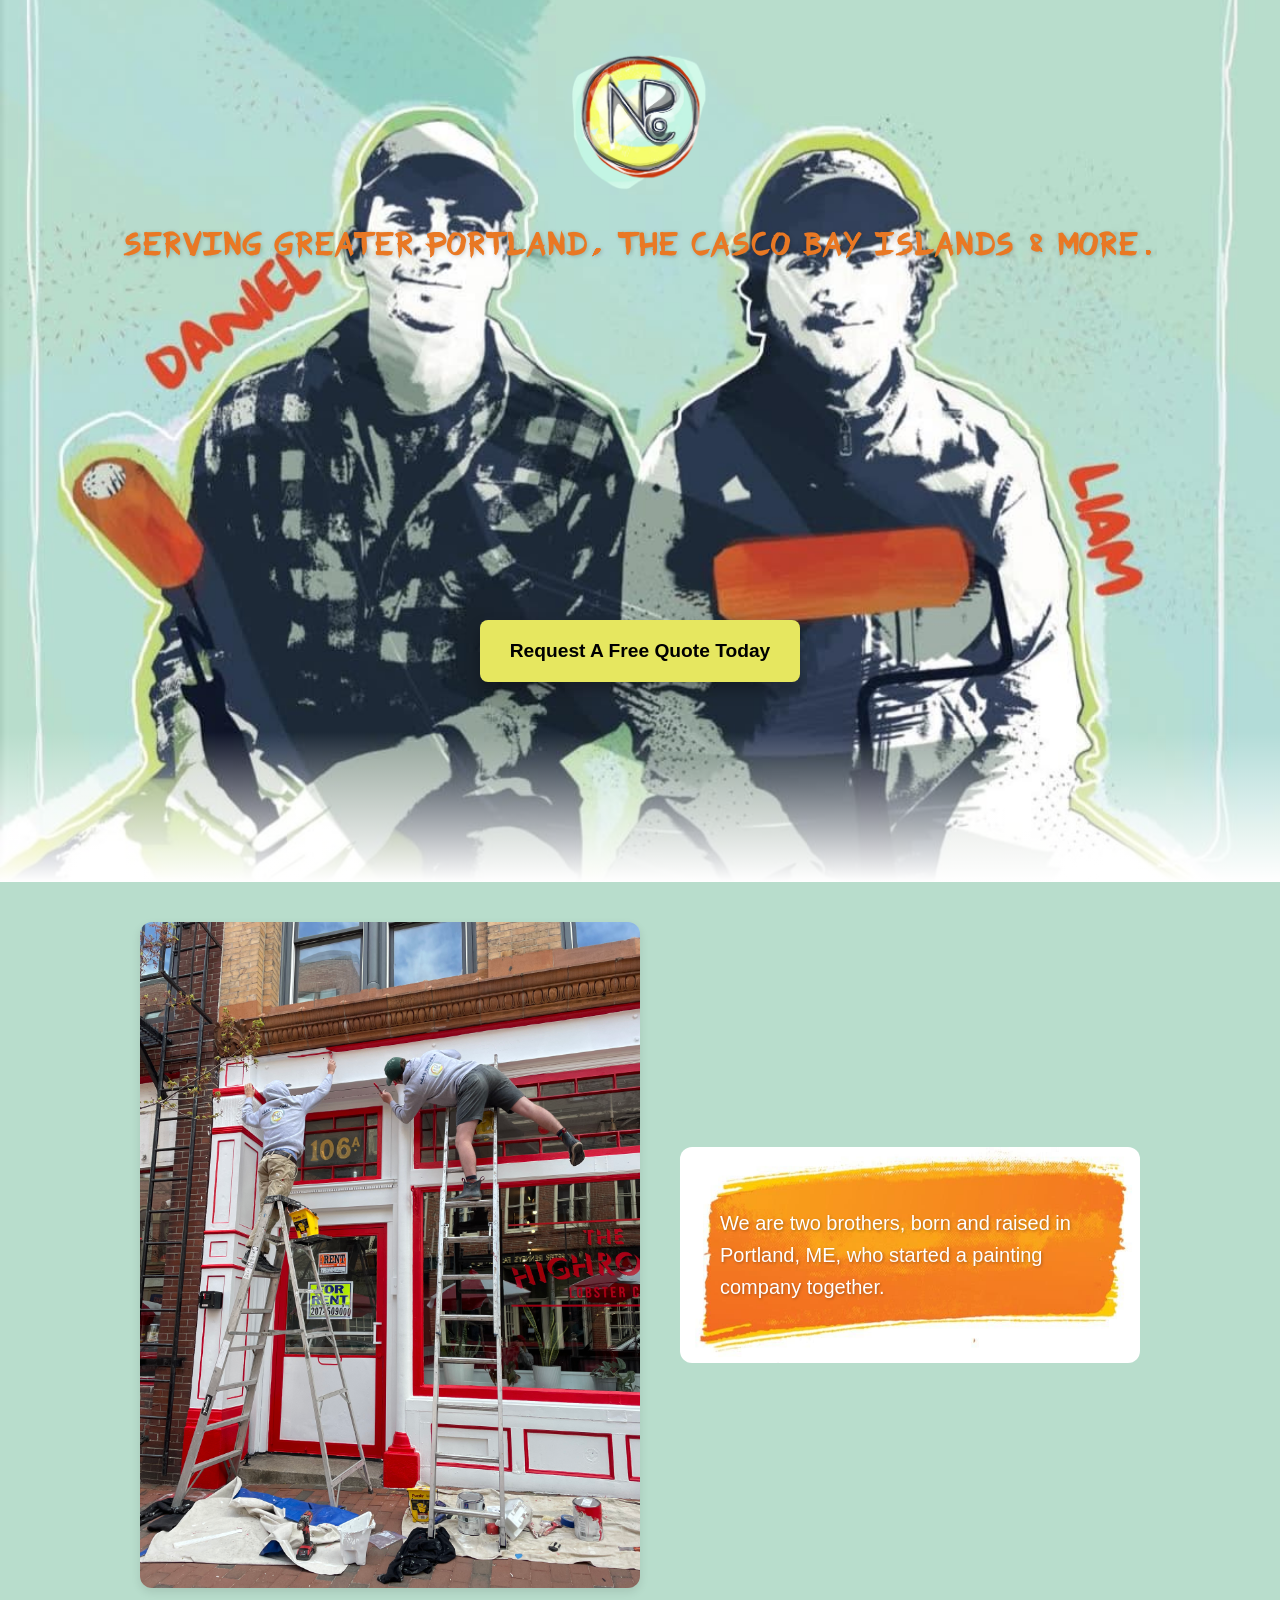
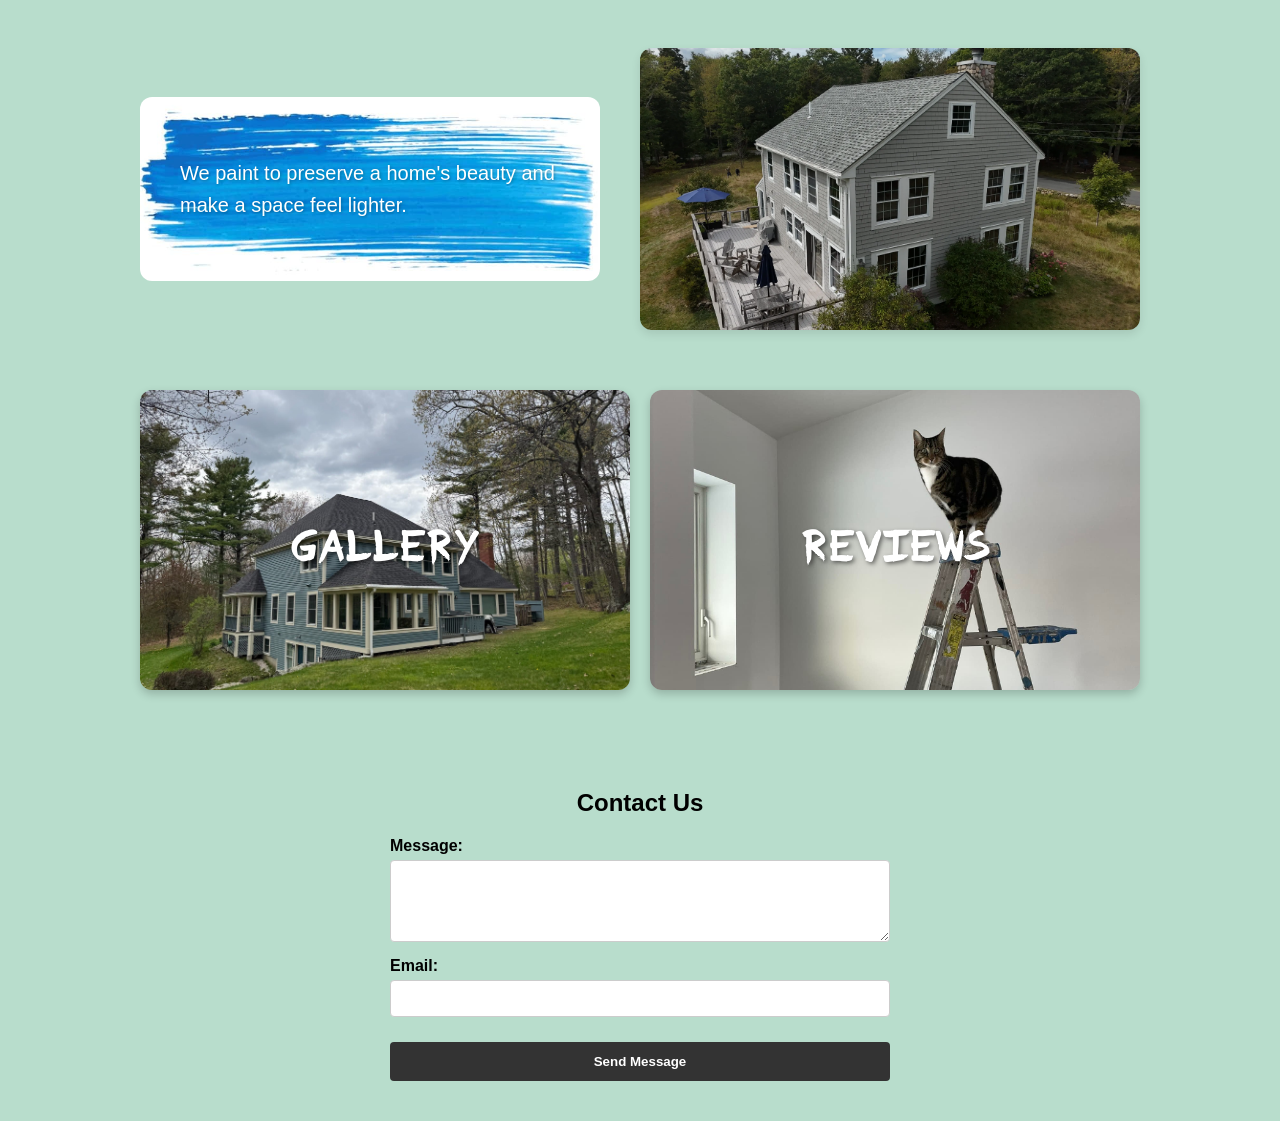
<file: index.html>
<!DOCTYPE html>
<html lang="en">
<head>
    <meta charset="UTF-8">
    <meta name="viewport" content="width=device-width, initial-scale=1.0">
    <title>Niles Painting</title>
    <link rel="icon" type="image/x-icon" href="images/icon.webp">
    <style>
        @font-face {
            font-family: 'Fvriosa';
            src: url('fonts/Fvriosa.ttf') format('truetype');
        }
        body {
            font-family: sans-serif;
            background-color: rgb(184, 221, 204);
        }
        .tile-section {
            max-width: 1000px;
            margin: 40px auto;
            padding: 0 20px;
        }
        .tile {
            display: flex;
            align-items: center;
            gap: 40px;
            margin-bottom: 60px;
        }
        .tile:nth-child(even) {
            flex-direction: row-reverse;
        }
        .tile-image {
            flex: 1;
            width: 100%;
            max-width: 500px;
            border-radius: 12px;
            box-shadow: 0 4px 10px rgba(0,0,0,0.1);
        }
        .tile-text {
            flex: 1;
            font-size: 1.25rem;
            line-height: 1.6;
            color: #333;
        }
        .orange-swatch-bg {
            background-image: url('images/OrangeSwatch.jpg');
            background-size: 100% 100%;
            background-repeat: no-repeat;
            background-position: center;
            padding: 40px;
            border-radius: 12px;
            color: white;
            text-shadow: 1px 1px 3px rgba(0,0,0,0.3);
        }
        .blue-swatch-bg {
            background-image: url('images/BlueSwatch.jpg');
            background-size: 100% 100%;
            background-repeat: no-repeat;
            background-position: center;
            padding: 40px;
            border-radius: 12px;
            color: white;
            text-shadow: 1px 1px 3px rgba(0,0,0,0.3);
        }
        /* Hero Section Styles */
        .hero-container {
            position: relative;
            overflow: hidden;
            background-color: #f0f0f0;
        }
        .hero-bg {
            width: 100%;
            display: block;
            margin-top: -200px;
        }
        .hero-content {
            position: absolute;
            top: 0;
            left: 0;
            right: 0;
            bottom: 0;
            display: flex;
            flex-direction: column;
            align-items: center;
            justify-content: flex-start;
            padding: 20px;
        }
        .hero-logo {
            width: 200px;
            margin-top: 0;
        }
        .hero-title {
            text-align: center;
            margin: 0;
            font-family: 'Fvriosa', sans-serif;
            color: #E97824;
            font-size: 1.5rem;
            text-shadow: 1px 1px 4px rgba(0,0,0,0.2);
        }
        .hero-cta {
            margin-top: auto;
            margin-bottom: 180px;
            background-color: #E6E760;
            padding: 20px 30px;
            border: none;
            cursor: pointer;
            font-weight: bold;
            border-radius: 8px;
            box-shadow: 0 8px 15px rgba(0,0,0,0.3);
            font-size: 1.2rem;
            transition: transform 0.2s;
        }
        .hero-cta:hover {
            transform: translateY(-2px);
        }
        .hero-fade {
            position: absolute;
            bottom: 0;
            left: 0;
            width: 100%;
            height: 150px;
            background: linear-gradient(to bottom, transparent, white);
            pointer-events: none;
        }

        .link-cards-section {
            display: flex;
            gap: 20px;
            max-width: 1000px;
            margin: 40px auto;
            padding: 0 20px;
        }
        .link-card {
            flex: 1;
            height: 300px;
            border-radius: 12px;
            background-size: cover;
            background-position: center;
            display: flex;
            align-items: center;
            justify-content: center;
            text-decoration: none;
            box-shadow: 0 4px 10px rgba(0,0,0,0.2);
            transition: transform 0.3s ease;
            position: relative;
            overflow: hidden;
        }
        .link-card:hover {
            transform: scale(1.02);
        }
        .link-card span {
            color: white;
            font-size: 2rem;
            font-weight: bold;
            font-family: 'Fvriosa', sans-serif;
            text-shadow: 2px 2px 4px rgba(0,0,0,0.5);
        }
        .gallery-card {
            background-image: url('images/BlueAndWhiteHouse.jpg');
        }
        .reviews-card {
            background-image: url('images/Cat.jpg');
            background-position: top;
        }

        @media (max-width: 1200px) {
            .hero-bg {
                margin-top: 0;
                height: 550px;
                object-fit: cover;
                object-position: center 20%;
            }
            .hero-logo {
                width: 160px;
            }
            .hero-title {
                font-size: 1.3rem;
            }
            .hero-cta {
                margin-bottom: 130px;
                padding: 18px 28px;
                font-size: 1.1rem;
            }
            .hero-fade {
                height: 100px;
            }
        }

        @media (max-width: 768px) {
            .tile, .tile:nth-child(even) {
                flex-direction: column-reverse;
                gap: 20px;
            }
            .tile-text {
                text-align: center;
            }
            .link-cards-section {
                flex-direction: column;
            }
            .link-card {
                height: 200px;
            }
            .hero-bg {
                height: 500px;
            }
            .hero-logo {
                width: 140px;
            }
            .hero-title {
                font-size: 1.1rem;
            }
            .hero-cta {
                margin-bottom: 100px;
                padding: 15px 25px;
                font-size: 1rem;
            }
            .hero-fade {
                height: 80px;
            }
        }
    </style>
</head>
<body style="margin: 0; padding: 0;">
<div class="hero-container">
    <img src="images/borthersPainted.jpg" alt="Niles Brothers" class="hero-bg">
    <div class="hero-content">
        <img src="images/logoT.webp" alt="logo" class="hero-logo">
        <h2 class="hero-title">SERVING GREATER PORTLAND, THE CASCO BAY ISLANDS & MORE.</h2>
        <button class="hero-cta">Request A Free Quote Today</button>
    </div>
    <div class="hero-fade"></div>
</div>
<div class="tile-section">
    <div class="tile">
        <img src="images/LiamOnTheLadder.jpeg" alt="Liam on the ladder" class="tile-image">
        <div class="tile-text orange-swatch-bg">
            <p>
                We are two brothers, born and raised in Portland,
                ME, who started a painting company together.
            </p>
        </div>
    </div>
    <div class="tile">
        <img src="images/House.webp" alt="Beautiful house" class="tile-image">
        <div class="tile-text blue-swatch-bg">
            <p>
                We paint to preserve a home's beauty and make a
                space feel lighter.
            </p>
        </div>
    </div>
</div>
<div class="link-cards-section">
    <a href="gallery/" class="link-card gallery-card">
        <span>Gallery</span>
    </a>
    <a href="reviews/" class="link-card reviews-card">
        <span>Reviews</span>
    </a>
</div>
<div style="display: flex; flex-direction: column; align-items: center; padding: 40px 20px;">
    <h2 style="margin-bottom: 20px;">Contact Us</h2>
    <div style="width: 100%; max-width: 500px; display: flex; flex-direction: column; gap: 15px;">
        <div style="display: flex; flex-direction: column; gap: 5px;">
            <label for="message" style="font-weight: bold;">Message:</label>
            <textarea id="message" name="message" rows="4" style="padding: 10px; border: 1px solid #ccc; border-radius: 4px; resize: vertical;"></textarea>
        </div>
        
        <div style="display: flex; flex-direction: column; gap: 5px;">
            <label for="email" style="font-weight: bold;">Email:</label>
            <input type="email" id="email" name="email" style="padding: 10px; border: 1px solid #ccc; border-radius: 4px;">
        </div>
        
        <button style="background-color: #333; color: white; padding: 12px; border: none; border-radius: 4px; cursor: pointer; font-weight: bold; margin-top: 10px;">Send Message</button>
    </div>
</div>
</body>
</html>
</file>
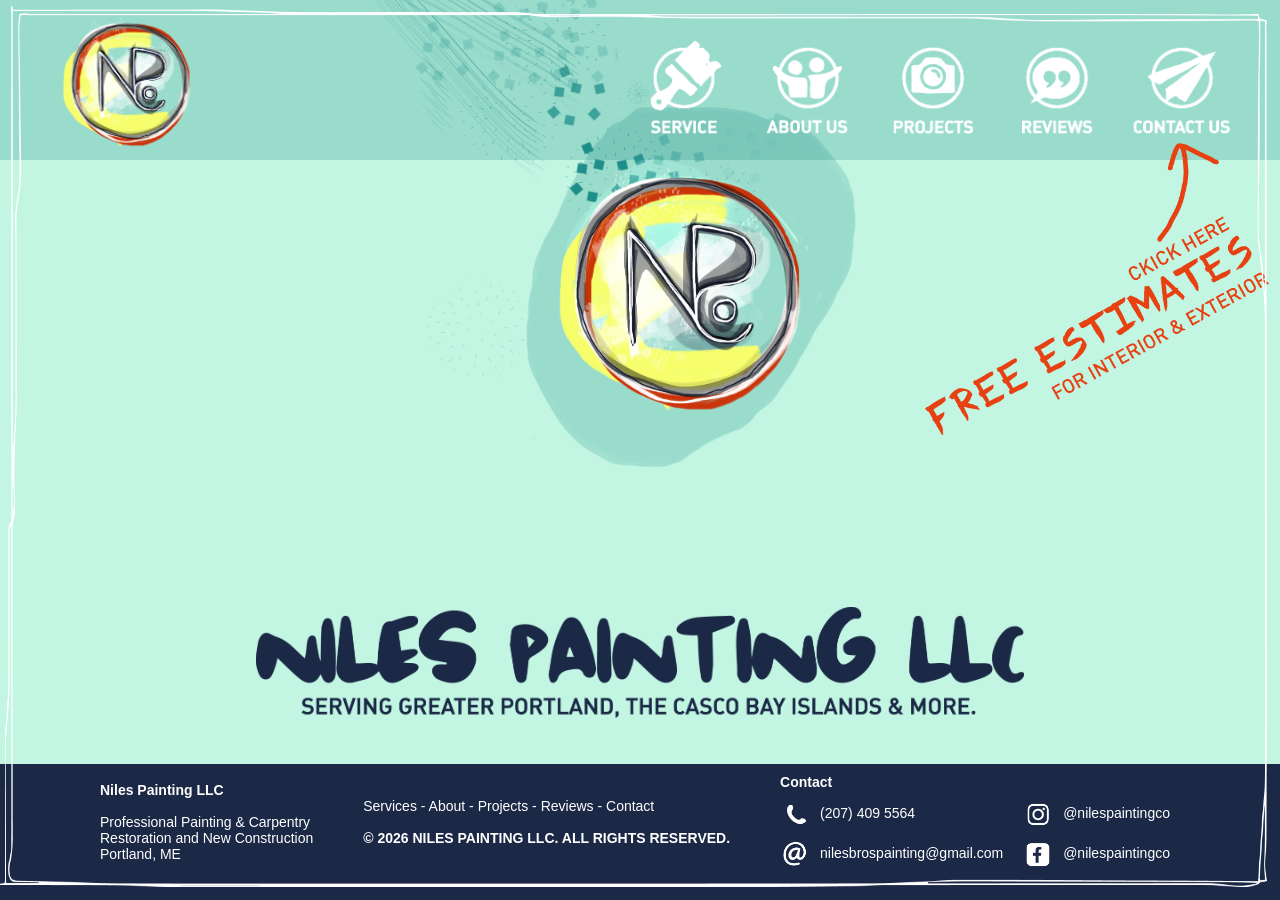
<file: new/index.html>
<!DOCTYPE html>
<html lang="en">
<head>
    <meta charset="UTF-8">
    <title>Title</title>
    <link rel="stylesheet" href="new.css">
</head>
<body>
<img src="./images/frame.png" alt="frame" class="frame">
<img src="./images/free-estimate.png" alt="free estimate" class="free-estimate" id="free-estimate">
<img src="logo/sparkle.png" alt="logo" class="sparkle">
<div class="banner">
    <div class="left">
        <img src="./logo/logo-small.png" alt="logo" id="logo">
    </div>
    <div class="right">
        <a href="#"><img src="./icons/service-white.png" alt="service Icon"></a>
        <a href="#"><img src="./icons/about-white.png" alt="about Icon"></a>
        <a href="#"><img src="./icons/projects-white.png" alt="projects Icon"></a>
        <a href="#"><img src="./icons/reviews-white.png" alt="reviews Icon"></a>
        <a href="#" id="contact-link"><img src="./icons/contact-white.png" alt="contact Icon"></a>
    </div>
</div>
<script>
    function positionFreeEstimate() {
        const freeEstimate = document.getElementById('free-estimate');
        const contactLink = document.getElementById('contact-link');

        if (freeEstimate && contactLink) {
            const contactRect = contactLink.getBoundingClientRect();
            const scrollLeft = window.pageXOffset || document.documentElement.scrollLeft;
            const scrollTop = window.pageYOffset || document.documentElement.scrollTop;

            // Calculate center of contact link relative to document
            const contactCenterX = contactRect.left + contactRect.width / 2 + scrollLeft;
            
            // Positioning the graphic. 
            // Since it's 'position: absolute' inside 'body' which is 'position: relative',
            // we use document-relative coordinates.
            
            // Adjust these offsets based on where the arrow is in the free-estimate.png
            // Assuming the arrow is at the top-middle of the graphic and points up.
            freeEstimate.style.top = (contactRect.bottom + scrollTop) + 'px';
            
            // Center it horizontally under the contact icon, shifted slightly to the right
            const estimateWidth = freeEstimate.offsetWidth;
            let leftPos = (contactCenterX - estimateWidth / 2) + 20; // Added 20px offset to move it right
            
            // Ensure it doesn't go off-screen
            const viewportWidth = window.innerWidth;
            if (leftPos + estimateWidth > viewportWidth) {
                leftPos = viewportWidth - estimateWidth - 10;
            }
            if (leftPos < 0) {
                leftPos = 10;
            }

            freeEstimate.style.left = leftPos + 'px';
            freeEstimate.style.right = 'auto'; // Override the CSS right: 0vw
        }
    }

    window.addEventListener('load', positionFreeEstimate);
    window.addEventListener('resize', positionFreeEstimate);
    // Also trigger on scroll in case the banner is not fixed but we want to maintain relative position
    window.addEventListener('scroll', positionFreeEstimate);
</script>
<div class="main">
    <img src="logo/name-tag.png" alt="Niles painting llc, serving greater Portland, the casco bay islands and more" class="name-tags">
</div>
<div class="footer">
    <div class="info">
        <h4>Niles Painting LLC</h4>
        <br>
        <p>Professional Painting & Carpentry</p>
        <p>Restoration and New Construction</p>
        <p>Portland, ME</p>
    </div>
    <div class="map">
        <div class="nav">
            <a href="#">Services</a>
            -
            <a href="#">About</a>
            -
            <a href="#">Projects</a>
            -
            <a href="#">Reviews</a>
            -
            <a href="#">Contact</a>
        </div>
        <br>
        <p>© 2026 NILES PAINTING LLC. ALL RIGHTS RESERVED.</p>
    </div>
    <div class="links">
        <div class="left">
            <h4>Contact</h4>
            <a href="tel:+2074095564">
                <img src="./icons/phone.png" alt="Phone Icon">
                <p>(207) 409 5564</p>
            </a>
            <a href="mailto:nilesbrospainting@gmail.com">
                <img src="./icons/mail.png" alt="mail Icon">
                <p>nilesbrospainting@gmail.com</p>
            </a>
        </div>
        <div class="right">
            <br>
            <a href="https://www.instagram.com/nilespaintingco/">
                <img src="./icons/instagram.png" alt="instagram Icon">
                <p>@nilespaintingco</p>
            </a>
            <a href="https://www.facebook.com/nilespaintingco/">
                <img src="./icons/facebook.png" alt="facebook Icon">
                <p>@nilespaintingco</p>
            </a>
        </div>
    </div>
</div>
</body>
</html>
</file>
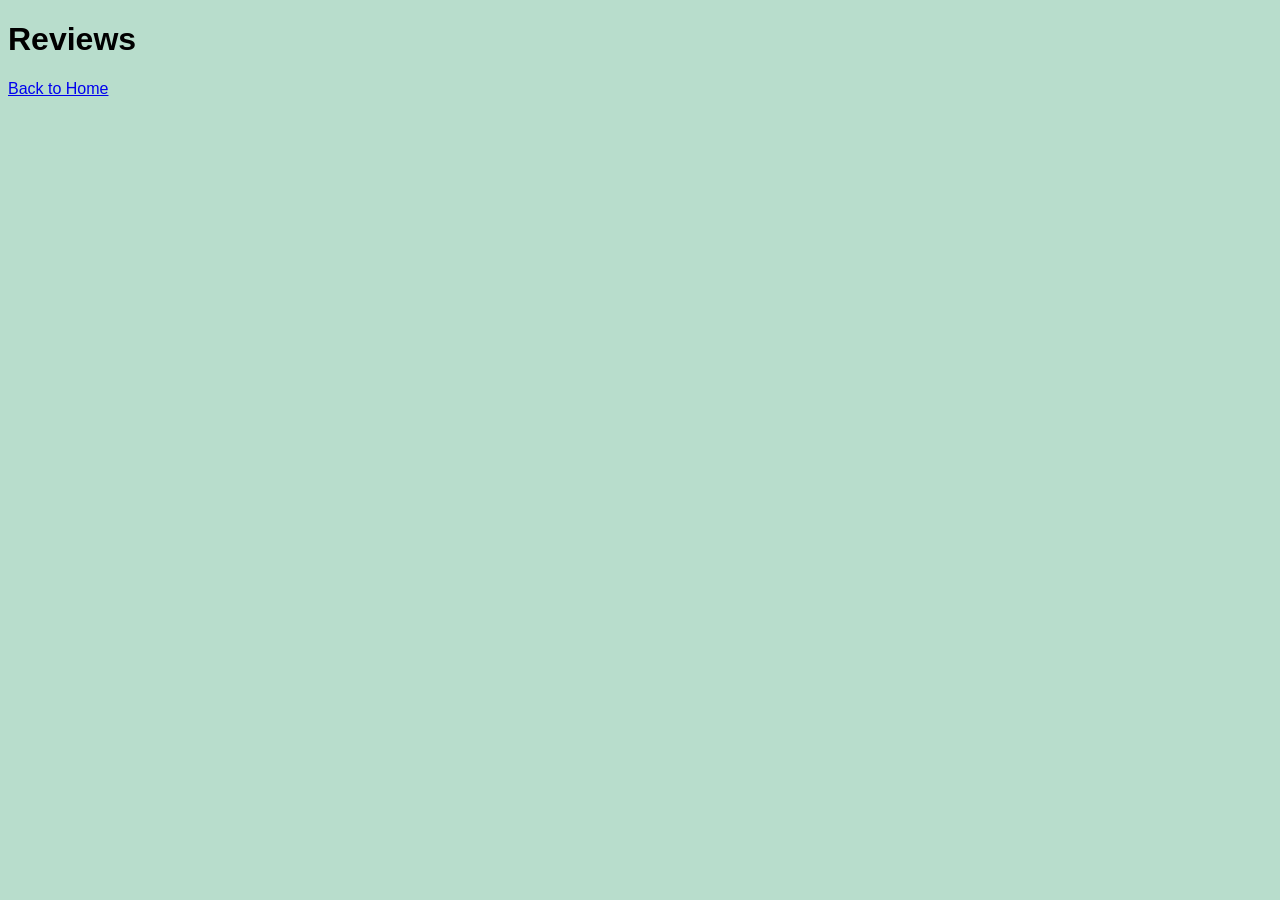
<file: reviews/index.html>
<!DOCTYPE html>
<html lang="en">
<head>
    <meta charset="UTF-8">
    <title>Reviews</title>
    <style>
        body {
            background-color: rgb(184, 221, 204);
            font-family: sans-serif;
        }
    </style>
</head>
<body>
    <h1>Reviews</h1>
    <a href="../">Back to Home</a>
</body>
</html>
</file>
<file: new/new.css>
/*@import url("https://typekit.net");*/
body{
    margin:0;
    background-color:#C2F5E2;
    min-height: 100vh;
    display: flex;
    flex-direction: column;
    font-family: "din-2014", sans-serif;
    position: relative;
}
.frame {
    position: absolute;
    pointer-events: none;
    z-index: 4;
    width: 99vw;
    height: calc(100% - 2vh);
    top: .6vh;
    left: 0;
    object-fit: fill;
}
.banner{
    display: flex;
    flex-direction: row;
    align-items: center;
    justify-content: space-between;
    padding-right: 3vw;
    height: 160px;
    position: relative;
}
.banner .left, .banner .right {
    position: relative;
    z-index: 2;
}
.banner::before {
    content: "";
    position: absolute;
    top: 0;
    left: 0;
    width: 100%;
    height: 100%;
    background-color: #9ADCCC;
    z-index: 0;
}
.banner .right img {
    width: 120px;
    transition: transform 0.3s ease;
}
.banner .right img:hover {
    transform: scale(1.1);
}
#logo {
    width: 200px;
    margin-top: 20px;
    margin-left: 30px;
    /*background-color: red;*/
}

.free-estimate {
    position: absolute;
    top: 12vh;
    right: 0;
    width: 27vw;
    overflow: hidden;
    z-index: 3;
    pointer-events: none;
    transition: top 0.3s ease, left 0.3s ease;
}
.sparkle {
    position: absolute;
    top: 0;
    left: 29vw;
    width: 38vw;
    z-index: 1;
}
.name-tags {
    width: 60%;
    position: absolute;
    bottom: 5vh;
    left: 20%;
}
.main{
    background-color:#C2F5E2;
    flex: 1;
    position: relative;
}
.footer{
    background-color:#1B2846;
    display: flex;
    flex-direction: row;
    align-items: center;
    justify-content: space-between;
    padding: 10px 100px 30px 100px;
    font-size: 14px;
}
.map p {font-weight: bold;}
.footer img {width: 20px}
.footer p,h4, a {color:#fff; margin: 0; text-decoration: none;}
.links {margin-right: 10px; display: flex; flex-direction: row; gap: 20px;}
.links a {display: flex; margin-top: 10px;}
.links img {width: 30px; margin-right: 10px;}
.links p {margin-top: 5px}

.nav {color: #fff;}
</file>
